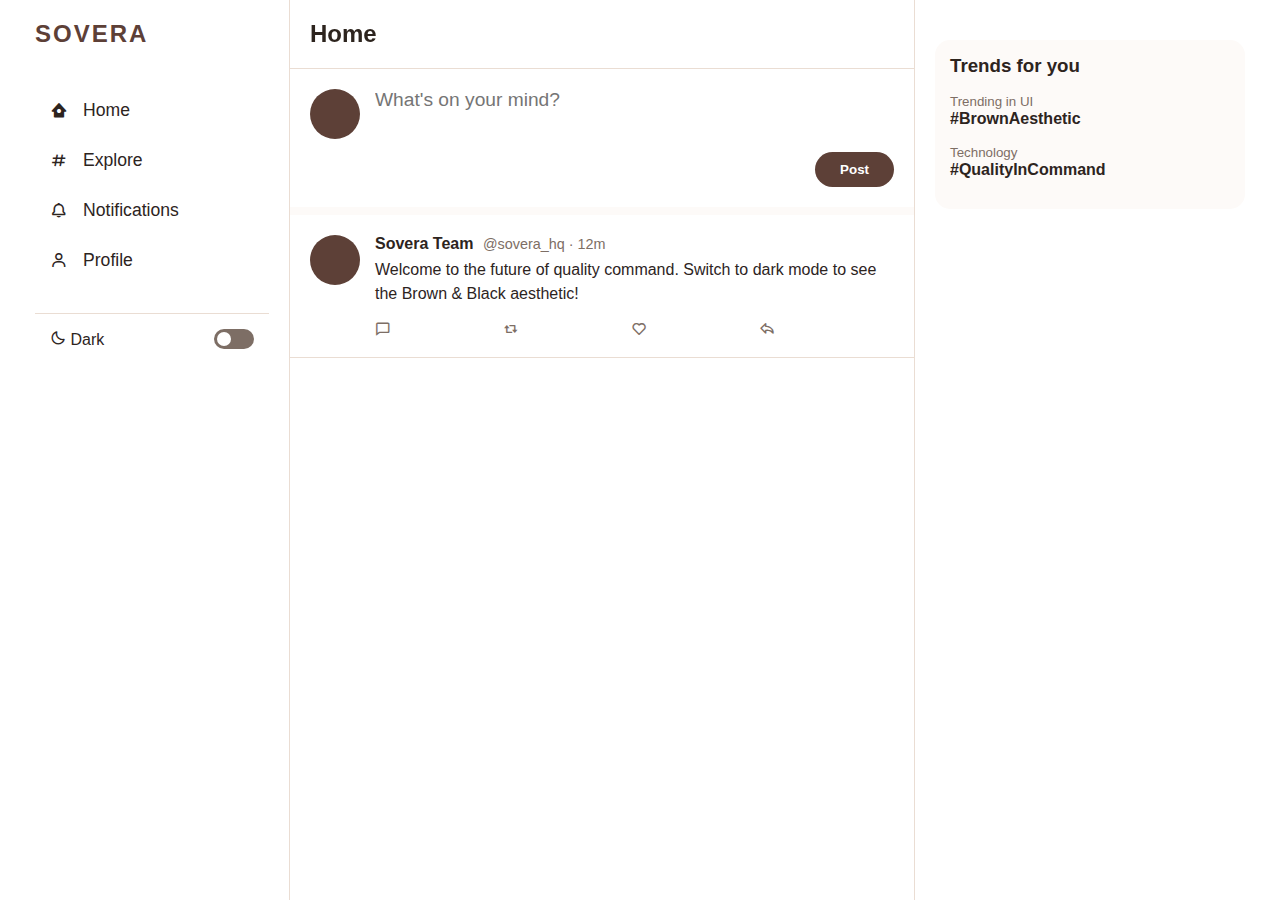
<file: 2/index.html>
<!doctype html>
<html lang="en">
<head>
    <meta charset="UTF-8" />
    <meta content="width=device-width, initial-scale=1.0" name="viewport" />
    <title>Sovera | Quality in Command.</title>
    <link rel="stylesheet" href="style.css">
    <link href='https://unpkg.com/boxicons@2.1.4/css/boxicons.min.css' rel='stylesheet'>
    <link rel="shortcut icon" href="./assets/unnamed (4)4.png" type="image/x-icon">

</head>
<body>
    <div id="innerBody">
        <header>
            <div class="logo">Sovera</div>
            <ul class="nav-links">
                <li><i class='bx bxs-home-circle'></i> <span>Home</span></li>
                <li><i class='bx bx-hash'></i> <span>Explore</span></li>
                <li><i class='bx bx-bell'></i> <span>Notifications</span></li>
                <li><i class='bx bx-user'></i> <span>Profile</span></li>
            </ul>

            <div class="theme-control">
                <span><i class='bx bx-moon'></i> Dark</span>
                <label class="switch">
                    <input type="checkbox" id="themeToggle">
                    <span class="slider"></span>
                </label>
            </div>
        </header>

        <main>
            <div class="feed-header">
                <h2>Home</h2>
            </div>

            <div class="create-post">
                <div class="avatar"></div>
                <div class="post-input-area">
                    <textarea rows="2" placeholder="What's on your mind?"></textarea>
                    <button class="post-btn">Post</button>
                </div>
            </div>

            <div id="feed">
                <div class="post">
                    <div class="avatar"></div>
                    <div class="post-body">
                        <strong>Sovera Team</strong> <span>@sovera_hq · 12m</span>
                        <p class="post-text">Welcome to the future of quality command. Switch to dark mode to see the Brown & Black aesthetic!</p>
                        <div class="post-actions">
                            <i class='bx bx-comment'></i>
                            <i class='bx bx-repost'></i>
                            <i class='bx bx-heart'></i>
                            <i class='bx bx-share'></i>
                        </div>
                    </div>
                </div>
            </div>
        </main>

        <aside class="right-sidebar">
            <div class="trending">
                <h3>Trends for you</h3>
                <div class="trend-item">
                    <small>Trending in UI</small>
                    <p>#BrownAesthetic</p>
                </div>
                <div class="trend-item">
                    <small>Technology</small>
                    <p>#QualityInCommand</p>
                </div>
            </div>
        </aside>
    </div>

    <script src="app.js">

    </script>
</body>
</html>
</file>
<file: 2/style.css>
/* Color Palette Definition */
        :root {
            /* Light Mode: Brown & White */
            --bg-main: #ffffff;
            --bg-secondary: #fdfaf8; 
            --text-main: #2d241e;   
            --text-muted: #7d6e65;
            --accent-brown: #5d4037; /* Deep Cocoa */
            --border-color: #eaddd3;
            --post-hover: #fcf9f7;
        }

        [data-theme="dark"] {
            /* Dark Mode: Brown & Black */
            --bg-main: #0a0a0a;     
            --bg-secondary: #1a1614; 
            --text-main: #f5f0ed;   
            --text-muted: #a39288;
            --accent-brown: #8d6e63; /* Lighter clay brown for visibility */
            --border-color: #2c2520;
            --post-hover: #14110f;
        }

        /* Global Styles */
        * {
            margin: 0;
            padding: 0;
            box-sizing: border-box;
            font-family: 'Segoe UI', Roboto, sans-serif;
        }

        body {
            background-color: var(--bg-main);
            color: var(--text-main);
            transition: background 0.3s ease;
        }

        #innerBody {
            display: grid;
            grid-template-columns: 275px 1fr 350px;
            max-width: 1250px;
            margin: 0 auto;
            min-height: 100vh;
        }

        /* Sidebar Navigation */
        header {
            border-right: 1px solid var(--border-color);
            padding: 20px;
            position: sticky;
            top: 0;
            height: 100vh;
        }

        .logo {
            font-size: 1.5rem;
            font-weight: 900;
            color: var(--accent-brown);
            letter-spacing: 2px;
            margin-bottom: 40px;
            text-transform: uppercase;
        }

        .nav-links {
            list-style: none;
        }

        .nav-links li {
            padding: 12px 15px;
            font-size: 1.1rem;
            cursor: pointer;
            border-radius: 30px;
            display: flex;
            align-items: center;
            gap: 15px;
            transition: 0.2s;
            margin-bottom: 5px;
        }

        .nav-links li:hover {
            background: var(--bg-secondary);
            color: var(--accent-brown);
        }

        /* Toggle Switch */
        .theme-control {
            margin-top: 30px;
            padding: 15px;
            border-top: 1px solid var(--border-color);
            display: flex;
            align-items: center;
            justify-content: space-between;
        }

        .switch {
            position: relative;
            display: inline-block;
            width: 40px;
            height: 20px;
        }

        .switch input { opacity: 0; width: 0; height: 0; }

        .slider {
            position: absolute;
            cursor: pointer;
            top: 0; left: 0; right: 0; bottom: 0;
            background-color: var(--text-muted);
            transition: .4s;
            border-radius: 20px;
        }

        .slider:before {
            position: absolute;
            content: "";
            height: 14px; width: 14px;
            left: 3px; bottom: 3px;
            background-color: white;
            transition: .4s;
            border-radius: 50%;
        }

        input:checked + .slider { background-color: var(--accent-brown); }
        input:checked + .slider:before { transform: translateX(20px); }

        /* Main Feed */
        main {
            border-right: 1px solid var(--border-color);
        }

        .feed-header {
            padding: 20px;
            backdrop-filter: blur(10px);
            position: sticky;
            top: 0;
            z-index: 10;
            border-bottom: 1px solid var(--border-color);
        }

        .create-post {
            padding: 20px;
            display: flex;
            gap: 15px;
            border-bottom: 8px solid var(--bg-secondary);
        }

        .avatar {
            width: 50px;
            height: 50px;
            border-radius: 50%;
            background: var(--accent-brown);
            flex-shrink: 0;
        }

        .post-input-area {
            flex: 1;
        }

        textarea {
            width: 100%;
            border: none;
            background: transparent;
            color: var(--text-main);
            font-size: 1.2rem;
            resize: none;
            outline: none;
            margin-bottom: 15px;
        }

        .post-btn {
            background: var(--accent-brown);
            color: white;
            border: none;
            padding: 10px 25px;
            border-radius: 25px;
            font-weight: bold;
            cursor: pointer;
            float: right;
        }

        /* Post Card */
        .post {
            padding: 20px;
            display: flex;
            gap: 15px;
            border-bottom: 1px solid var(--border-color);
            transition: 0.3s;
        }

        .post:hover { background-color: var(--post-hover); }

        .post-body strong { margin-right: 5px; }
        .post-body span { color: var(--text-muted); font-size: 0.9rem; }
        .post-text { margin-top: 5px; line-height: 1.5; }

        .post-actions {
            margin-top: 15px;
            display: flex;
            justify-content: space-between;
            color: var(--text-muted);
            max-width: 400px;
        }

        .post-actions i:hover { color: var(--accent-brown); cursor: pointer; }

        /* Right Sidebar */
        .right-sidebar { padding: 20px; }

        .trending {
            background: var(--bg-secondary);
            border-radius: 15px;
            padding: 15px;
            margin-top: 20px;
        }

        .trend-item { margin: 15px 0; }
        .trend-item p { font-weight: bold; }
        .trend-item small { color: var(--text-muted); }
</file>
